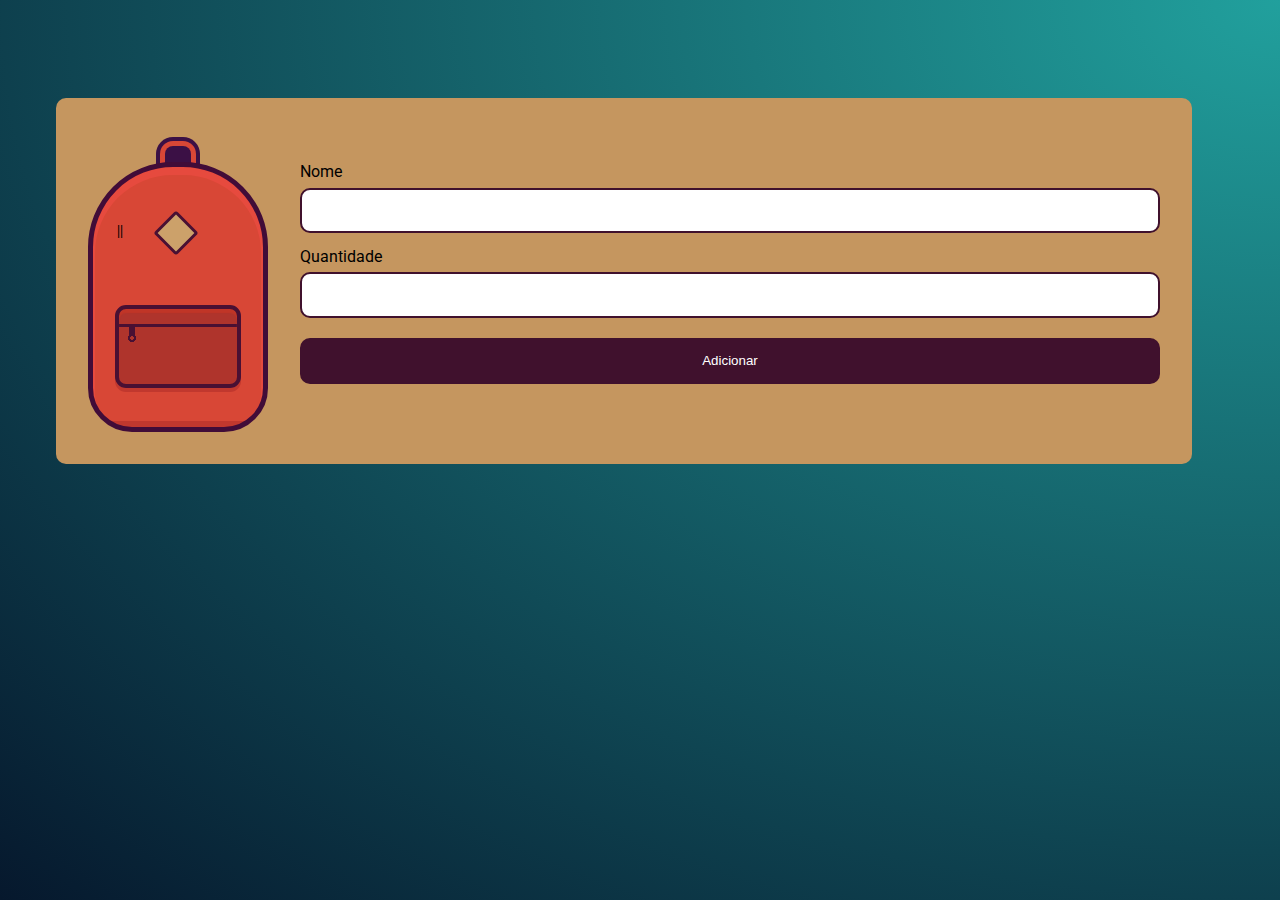
<file: mochila-de-viagem/index.html>
<!DOCTYPE html>
<html lang="pt-br">
<head>
    <meta charset="UTF-8">
    <meta http-equiv="X-UA-Compatible" content="IE=edge">
    <meta name="viewport" content="width=device-width, initial-scale=1.0">
    <title>Mochila de viagem</title>
    <link rel="stylesheet" href="css/style.css">

    <link rel="preconnect" href="https://fonts.googleapis.com">
    <link rel="preconnect" href="https://fonts.gstatic.com" crossorigin>
    <link href="https://fonts.googleapis.com/css2?family=Roboto&display=swap" rel="stylesheet"> 
</head>
<body>
    <main class="conteudo">
        <div class="principal">
            <div class="mochila"></div>
            <form action="" class="adicionar" id="novoItem">
                <label for="item">Nome</label>
                <input type="text" name="nome" id="nome">
                <label for="item">Quantidade</label>
                <input type="number" name="quantidade" id="quantidade">
                <input type="submit" value="Adicionar" class="cadastrar">
            </form>
        </div>
        
        <ul class="lista" id="lista">

        </ul>
    </main>
    <script src="js/main.js"></script>
</body>
</html>
</file>
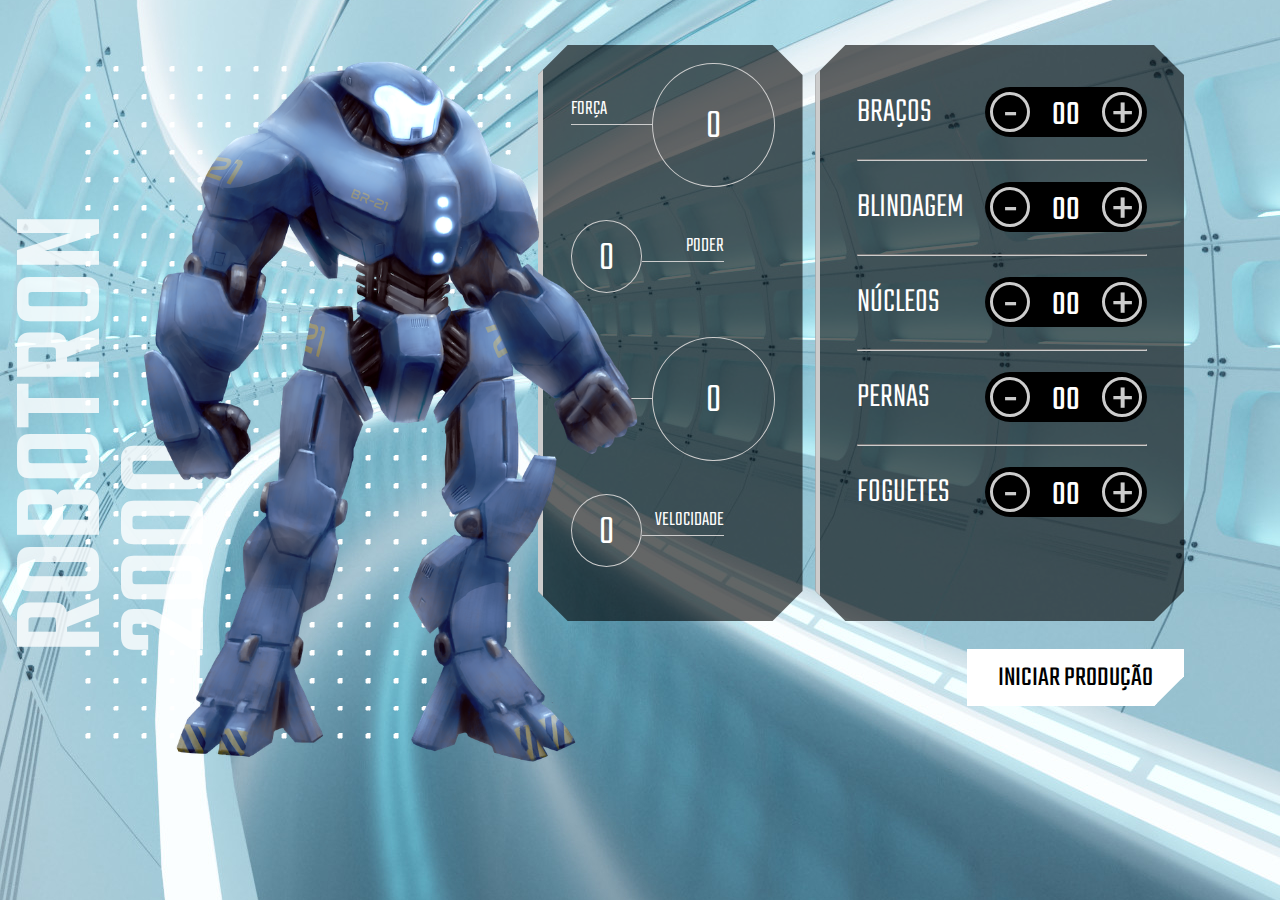
<file: Projeto-Robotrom/index.html>
<!DOCTYPE html>
<html lang="pt-br">
<head>
    <meta charset="UTF-8">
    <meta http-equiv="X-UA-Compatible" content="IE=edge">
    <meta name="viewport" content="width=device-width, initial-scale=1.0">
    <link rel="shortcut icon" type="image/jpg" href="img/favicon.ico"/>
    <title>Robotron 2000</title>

    <link rel="stylesheet" href="css/style.css">
    <link rel="preconnect" href="https://fonts.googleapis.com">
    <link rel="preconnect" href="https://fonts.gstatic.com" crossorigin>
    <link href="https://fonts.googleapis.com/css2?family=Teko:wght@300;500&display=swap" rel="stylesheet"> 
</head>
<body>
    <main>
        <section class="robotron">
            <img class="robo" src="img/robotron.png" alt="Robotron" id="robotrom">
            <figcaption class="titulo">ROBOTRON <br>2000</figcaption>
        </section>

        <section class="box estatisticas">
            <div class="estatistica">
                <p class="estatistica-titulo">Força</p>
                <div class="estatistica-valor">
                    <p class="estatistica-numero" data-estatistica="forca">0</p>
                </div>
            </div>
            <div class="estatistica">
                <p class="estatistica-titulo">Poder</p>
                <div class="estatistica-valor">
                    <p class="estatistica-numero" data-estatistica="poder">0</p>
                </div>
            </div>
            <div class="estatistica">
                <p class="estatistica-titulo">Energia</p>
                <div class="estatistica-valor">
                    <p class="estatistica-numero" data-estatistica="energia">0</p>
                </div>
            </div>
            <div class="estatistica">
                <p class="estatistica-titulo">Velocidade</p>
                <div class="estatistica-valor">
                    <p class="estatistica-numero" data-estatistica="velocidade">0</p>
                </div>
            </div>
        </section>

        <section class="equipamentos">
            <form action="" class="montador">
                <div class="box montador-conteudo">
                    <div class="peca">
                        <label for="" class="peca-titulo">Braços</label>
                        <div class="controle">
                            <buttom class="controle-ajuste" data-controle="-" data-peca="bracos">-</buttom>
                            <input type="text" class="controle-contador" value="00" data-contador>
                            <buttom class="controle-ajuste" data-controle="+" data-peca="bracos">+</buttom>
                        </div>
                    </div>
                    <hr class="linha">
                    <div class="peca">
                        <label for="" class="peca-titulo">Blindagem</label>
                        <div class="controle">
                            <buttom class="controle-ajuste" data-controle="-" data-peca="blindagem">-</buttom>
                            <input type="text" class="controle-contador" value="00" data-contador>
                            <buttom class="controle-ajuste" data-controle="+" data-peca="blindagem">+</buttom>
                        </div>
                    </div>
                    <hr class="linha">
                    <div class="peca">
                        <label for="" class="peca-titulo">Núcleos</label>
                        <div class="controle">
                            <buttom class="controle-ajuste" data-controle="-" data-peca="nucleos">-</buttom>
                            <input type="text" class="controle-contador" value="00" data-contador>
                            <buttom class="controle-ajuste" data-controle="+" data-peca="nucleos">+</buttom>
                        </div>
                    </div>
                    <hr class="linha">
                    <div class="peca">
                        <label for="" class="peca-titulo">Pernas</label>
                        <div class="controle">
                            <buttom class="controle-ajuste" data-controle="-" data-peca="pernas">-</buttom>
                            <input type="text" class="controle-contador" value="00" data-contador>
                            <buttom class="controle-ajuste" data-controle="+" data-peca="pernas">+</buttom>
                        </div>
                    </div>
                    <hr class="linha">
                    <div class="peca">
                        <label for="" class="peca-titulo">Foguetes</label>
                        <div class="controle">
                            <buttom class="controle-ajuste" data-controle="-" data-peca="foguetes">-</buttom>
                            <input type="text" class="controle-contador" value="00" data-contador>
                            <buttom class="controle-ajuste" data-controle="+" data-peca="foguetes">+</buttom>
                        </div>
                    </div>
                </div>
                <input type="submit" value="Iniciar produção" class="producao" id="producao">
            </form>
        </section>
    </main>

    <script src="game.js"></script>
</body>
</html>
</file>
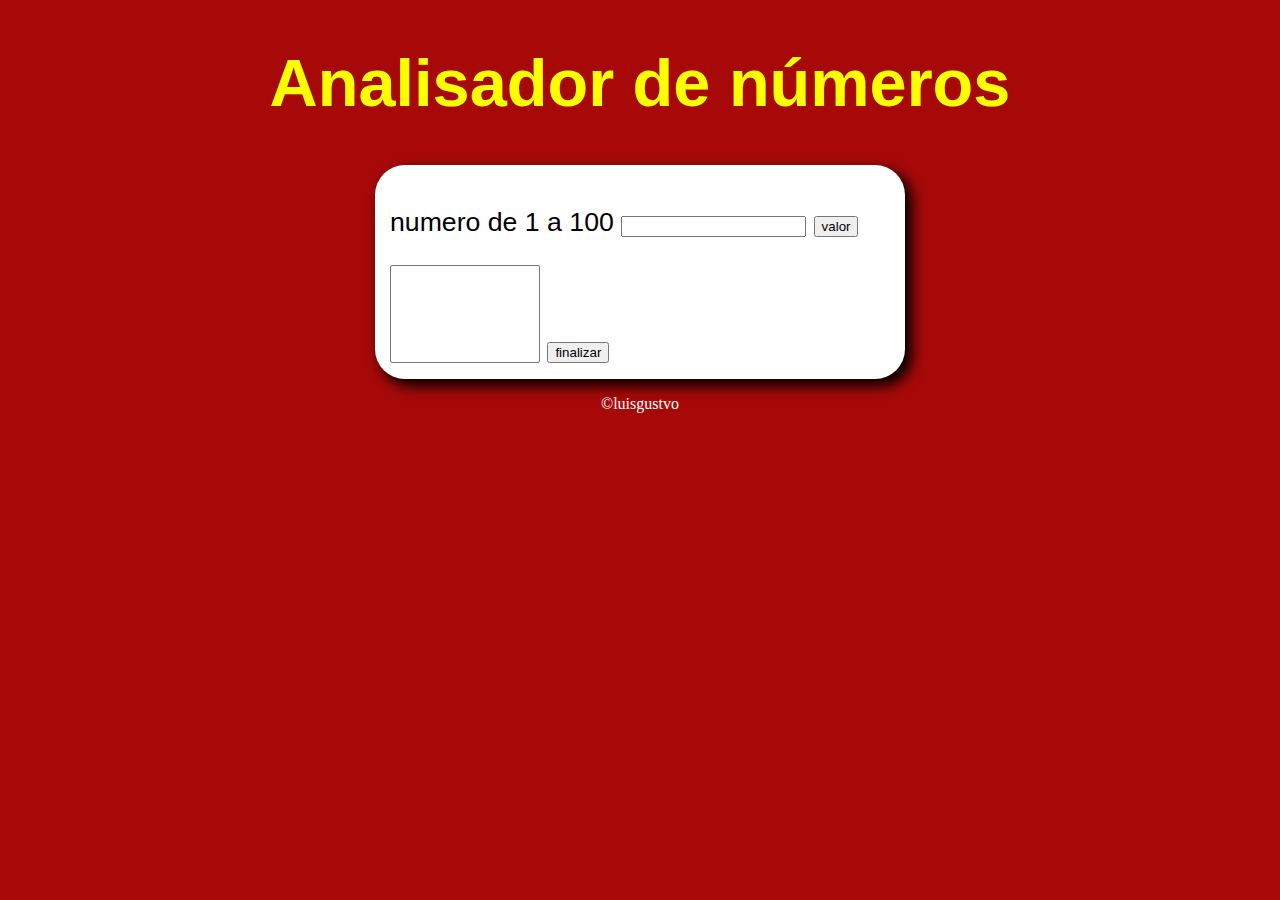
<file: projeto-analisador-de-numeros/ex001.html>
<!DOCTYPE html>
<html lang="pt-br">
<head>
    <meta charset="UTF-8">
    <meta http-equiv="X-UA-Compatible" content="IE=edge">
    <meta name="viewport" content="width=device-width, initial-scale=1.0">
    <title>Analisador de números</title>
    <link rel="stylesheet" href="estilo.css">
</head>
<body>
    <header>
 <h1>Analisador de números</h1>
    </header>
    <section>
<div>
<p> numero de 1 a 100 <input type="number" name="num" id="num">
    <input type="button" value="valor" onclick="adicionar()"></p>
    <select name="scrou" id="scrou" size="6"></select>
    <input type="button" value="finalizar" onclick="finalizar()">
</div>
<div id="res">

</div>
    </section>
    <footer>
        <p>&copy;luisgustvo</p>
    <script src="JAVASCRIPT.js"></script>
    </footer>
</body>
</html>
</file>
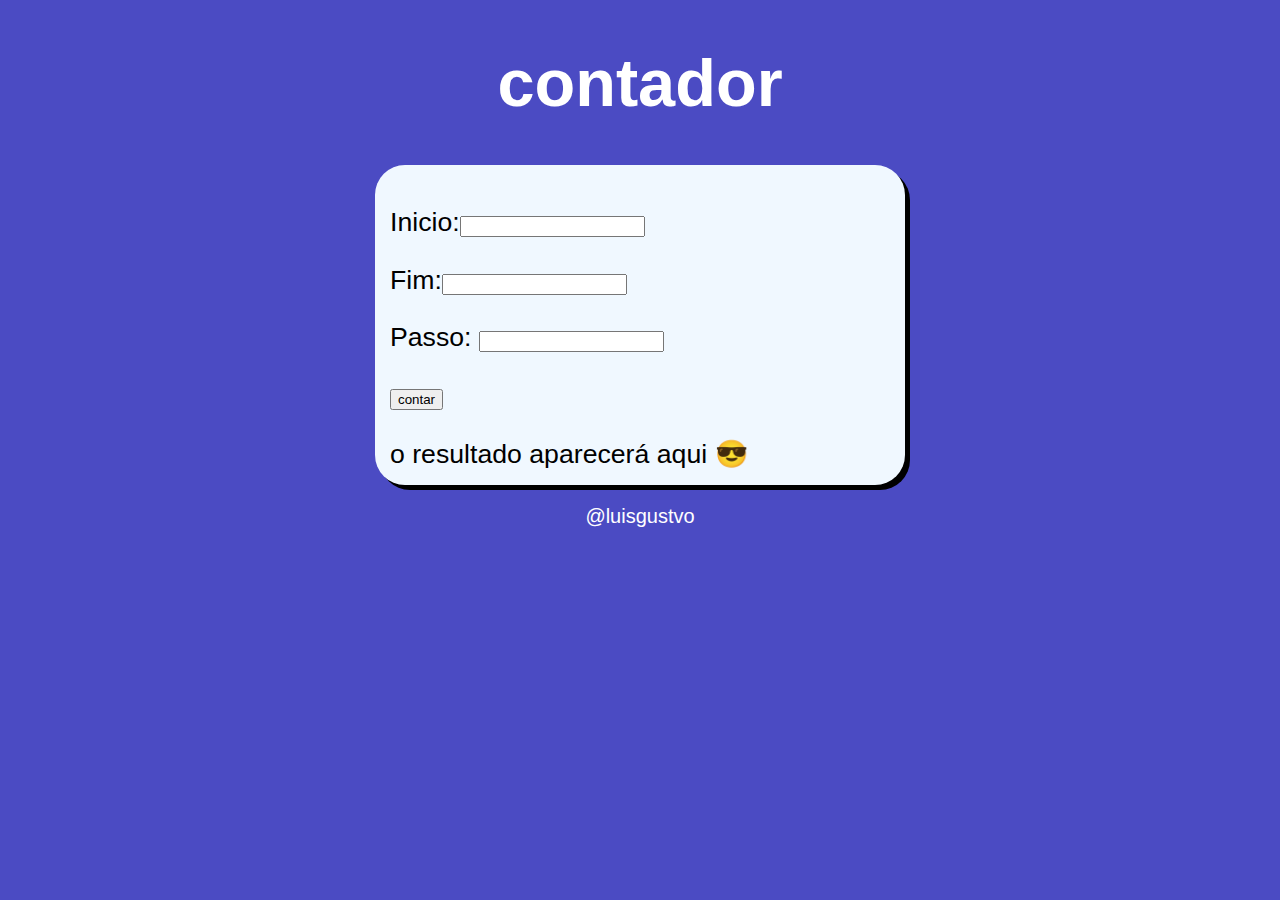
<file: projeto-contador/ex001.html>
<!DOCTYPE html>
<html lang="pt-br">
<head>
    <meta charset="UTF-8">
    <meta http-equiv="X-UA-Compatible" content="IE=edge">
    <meta name="viewport" content="width=device-width, initial-scale=1.0">
    <title>super contador</title>
    <link rel="stylesheet" href="sstyle.css">
</head>
<body>
    <header>
        <h1>contador</h1>
    </header>
    <section>
        <div> 
            <p>Inicio:<input type="number" name="ini" id="txt1"></p>
            <p>Fim:<input type="number" name="fim" id="txt2"></p>
            <p>Passo: <input type="number" name="passo" id="txt3"></p>
            <p><input type="button" value="contar" onclick="contar()"></p>
        </div>
        <div id="res">
            o resultado aparecerá aqui &#128526;
        </div>
    </section>
    <footer>
        <p>@luisgustvo</p>
        <script src="javascript.js"></script>
    </footer>
</body>
</html>
</file>
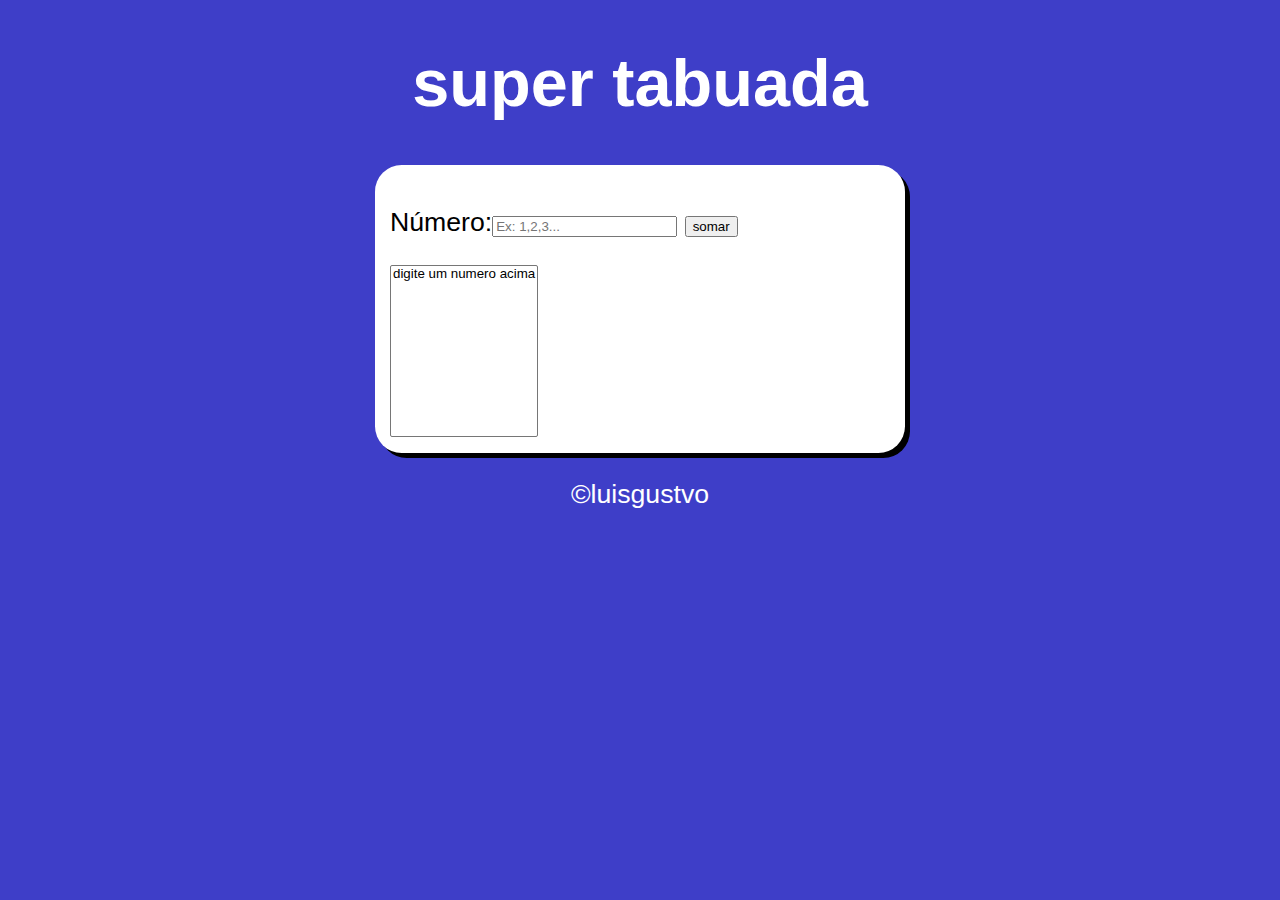
<file: projeto-tabuada/ex001.html>
<!DOCTYPE html>
<html lang="pt-br">
<head>
    <meta charset="UTF-8">
    <meta http-equiv="X-UA-Compatible" content="IE=edge">
    <meta name="viewport" content="width=device-width, initial-scale=1.0">
    <title>calculadora</title>
    <link rel="stylesheet" href="style.css">
</head>
<body>
    <header>
        <h1 id="titulo">super tabuada</h1>
    </header>
    <section>
        <div>
            <p>Número:<input type="number" id="num" name="numero" placeholder="Ex: 1,2,3...">
            <input type="button" value="somar" onclick="tabuada()"></p>
        </div>

        <div>
            <select name="tabuada" id="tabu" size="10">
                <option>digite um numero acima</option>
            </select>
        </div>
    </section>
    <footer>
        <p>&copy;luisgustvo</p>
    </footer>
    <script src="javascript.js"></script>
</body>
</html>
</file>
<file: mochila-de-viagem/css/style.css>
html {
    background: radial-gradient(farthest-corner at right top,#21A09D, #06182D);
    height: 100%;
    font-family: 'Roboto', cursive;
}

.conteudo {
    padding: 10vh 3em 0;
    display: flex;
    align-items: flex-start;
    gap: 2em;
}

.principal {
    flex-grow: 1;
    flex-basis: auto;
    min-width: 600px;
    padding: 4em 2em 2em;
    box-sizing: border-box;
    display: flex;
    background: #C5965F;
    border-radius: 10px;
    gap: 2em;
}
  
.mochila {
    min-width: 170px;
    max-width: 170px;
    height: 180px;
    padding-top: 80px;
    background-color: #d84736;
    box-shadow: inset 0 6px 0 2px #e64a3e, 0 -93px 0 -77px #3b1045, 0 -93px 0 -72px #d84736, 0 -93px 0 -68px #3b1045;
    background-image: linear-gradient(to right, transparent 5px, transparent 20px, transparent 1px, transparent 25px, transparent 5px, transparent 20px, transparent 20px, transparent 86px, #c1382e 45px, #c1382e 230px, transparent 25px, transparent 172px );
    background-position: center 254px;
    background-size: 305px 6px;
    background-repeat: repeat-x; 
    border: 5px solid #410c38;
    border-radius: 85px 85px 44px 44px;
    display: inline-block;
    vertical-align: top;
    flex-basis: auto;
    flex-grow: 1;
}
  
.mochila:before, .mochila:after {
    display: block;
    content: '';
    position: absolute;
  }
  
.mochila:before {
    height: 75px;
    width: 118px;
    background-image: radial-gradient(circle closest-corner at 13px 29px , #af342c, #af342c 2px, transparent 2px, transparent), radial-gradient(circle closest-corner at 13px 29px , #491033, #491033 4px, transparent 4px, transparent), linear-gradient(to bottom, transparent 10px, transparent 15px, #491033 5px, #491033 18px, transparent 18px, transparent 100px), linear-gradient(to right, #af342c 10px, #af342c 10px, transparent 10px, transparent 16px, #af342c 9px, #af342c 50px), linear-gradient(to bottom, #af342c 8px, #af342c 16px, #491033 8px, #491033 30px, #af342c 20px, #af342c 72px, #af342c 10px, #af342c 57px, #af342c 5%);
    margin-left: 22px;
    margin-top: 58px;
    border: 4px solid #491033;
    border-radius: 11px;
    box-shadow: 0 4px 0 0 #c1382e, inset 0px 4px 1px 0 #c03527;
    content: '||';
    color: transparent;
    font-family: Comic Sans MS;
    font-weight: bold;
    z-index: 1;
    text-shadow: rgb(0, 0, 0) -2px -86px 0px;
    font-size: 14px;
}
  
.mochila:after {
    margin-left: 67px;
    margin-top: -30px;
    background: #cca16a;
    width:26px;
    height:26px;
    border: 3px solid #491033;
    border-radius: 3px;
    transform: rotate(45deg);
}

.adicionar {
    width: 100%;
}

.adicionar input {
    width: 100%;
    box-sizing: border-box;
    margin: 0.5em 0 1em;
    padding: 1em 0.5em;
    border-radius: 10px;
    border: 2px solid #40112D;
}

.adicionar label {
    display: block;
}

.cadastrar {
    background-color: #40112D;
    color: #FFFFFF;
    cursor: pointer;
}

.lista {
    margin: 0;
    padding: 0;
}

.item {
    list-style: none;
    padding: 0.6em 2em;
    background: #FFFFFF;
    border-radius: 10px;
    margin: 0 0 1em;
    width: 100%;
    box-sizing: border-box;
    display: inline-flex;
    align-items: center;
    gap: 1em;
    font-size: 20px;
}

.item strong {
    border-radius: 50%;
    display: flex;
    align-items: center;
    justify-content: center;
    width: 40px;
    height: 40px;
    Background: #C5965F;
    font-weight: 400;
}
</file>
<file: Projeto-Robotrom/css/style.css>
:root {
    --main-cinza: #CCCCCC;
    --main-branco: #FFFFFF;
    --main-preto: #000000;
}

* {
    box-sizing: border-box;
}

body {
    background: url(../img/fundo.jpg);
    background-position: center center;
    background-size: cover cover;
    padding: 0;
    margin: 0;
    font-weight: 300;
}

body, input {
    font-family: 'Teko', sans-serif;
}

main {
    width: 80vw;
    height: 80vh;
    margin: 10vh 8vw 10vh 12vw;
    display: flex;
    gap: 1vw;
}

.robotron {
    background: url(../img/estrutura.png) no-repeat;
    background-position: center center;
    margin: 0;
    flex-basis: 40%;
    position: relative;
}

.robo {
    height: 110%;
    z-index: 1;
    position: absolute;
    left: -20%;
    top: -5%;
}

.titulo {
    transform: rotate(180deg);
    font-weight: 500;
    font-size: 130px;
    position: absolute;
    bottom: 7rem;
    left: -3rem;
    line-height: 0.8;
    writing-mode: vertical-rl;
    text-orientation: mixed;
    color: rgba(255,255,255,0.8)
}

.box {
    background: rgba(0,0,0,0.6);
    clip-path: polygon(calc(100% - 30px) 0, 100% 30px, 100% calc(100% - 30px), calc(100% - 30px) 100%, 30px 100%, 0 calc(100% - 30px), 0 30px, 30px 0);
    border-left: 5px solid var(--main-cinza);
    height: 80%;
}

/****************************** Equipamentos *****/

.equipamentos {
    flex-basis: 32%;
}

.montador {
    height: 100%;;
}

.montador-conteudo {
    padding: 2em 10%;
}

.peca {
    padding: 1em 0;
}

.peca-titulo {
    color: var(--main-branco);
    text-transform: uppercase;
    font-size: 2.5em;
}

.controle {
    background: var(--main-preto);
    border-radius: 25px;
    float: right;
    display: inline-flex;
    padding: 5px;
    align-items: center;
    align-self: flex-end;
}

.controle-contador {
    width: 40px;
    height: 35px;
    background: none;
    border: 0;
    margin: 0 1rem;
    color: var(--main-branco);
    text-align: center;
    font-size: 2.5em;
    display: inline-flex;
    align-items: center;
    padding-top: 8px;
}

.controle-ajuste {
    display: inline-block;
    width: 40px;
    height: 40px;
    line-height: 44px;
    border-radius: 50%;
    color: var(--main-cinza);
    font-size: 4em;
    background: var(--main-preto);
    text-align: center;
    border: 3px solid var(--main-cinza);
    cursor: pointer;
}

.linha {
    border-color: var(--main-cinza);
}

.producao {
    margin-top: 1em;
    font-size: 2em;
    text-transform: uppercase;
    padding: 0.2em 1em;
    float: right;
    border: 3px solid var(--main-branco);
    background: var(--main-branco);
    clip-path: polygon(100% 0, 100% calc(100% - 30px), calc(100% - 30px) 100%, 0 100%, 0 0);
    cursor: pointer;
}

.producao:hover {
    background: var(--main-preto);
    color: var(--main-branco)
}



/****************************** Estatísticas *****/
.estatisticas {
    flex-basis: 23%;
    padding: 2em 2em 0;
}

.estatistica {
    color: var(--main-branco);
    display: flex;
    align-items: flex-start;
    height: 25%;
}

.estatistica-titulo {
    font-size: 1.5em;
    border-bottom: 1px solid var(--main-cinza);
    flex-basis: 40%;
    text-transform: uppercase;
    order: 1
}

.estatistica-valor {
    flex-basis: 60%;
    position: relative;
    margin: 10px 0 0;
    order: 2;
    margin: -10px 0 0;
}

.estatistica-valor::after {
    content: "";
    display: block;
    padding-bottom: 100%;
    border: 1px solid var(--main-cinza);
    border-radius: 50%;
}

.estatistica-numero {
    position: absolute;
    top: 50%;
    transform: translateY(-46%);
    width: 100%;
    line-height: 100%;
    text-align: center;
    font-size: 3em;
    margin: 0;
}

.estatistica:nth-child(2n) .estatistica-titulo {
    order: 2;
    text-align: right;
}

.estatistica:nth-child(2n) .estatistica-valor {
    order: 1;
    flex-basis: 35%;
    margin: 10px 0 0;
}

@media screen and (max-width: 1600px) {
    body { 
        font-size: 14px;
    }
    main {
        width: 90vw;
        height: 80vh;
        margin: 5vh auto;
    }
}

@media screen and (max-width: 1200px) {
    body { 
        font-size: 13px;
    }

    main {
        width: 96vw;
        height: 80vh;
        margin: 10vh auto;
    }
}
</file>
<file: projeto-analisador-de-numeros/estilo.css>
body{
background: rgb(167, 9, 9);
color:white;
}
header{
color:yellow;
font: normal 25pt Arial;
text-align: center;
}
section{
background-color: white;
font:normal 20pt Arial;
color:black;
width: 500px;
padding: 15px;
border-radius: 30px;
margin: auto;
box-shadow: 5pt 5pt 10pt;
}
footer{
text-align:center;
font:italic;
}
select#scrou{
    width: 150px
}
</file>
<file: projeto-contador/sstyle.css>
body{
    background: rgb(75, 75, 195);
    color: white;
    font: normal 25pt Arial;
}
header{
    color: white;
    text-align: center;
}
section{
    background-color: aliceblue;
    color: black;
    font: normal 20pt Arial;
    border-radius: 30px;
    padding: 15px;
    width: 500px;
    margin: auto;
    box-shadow: 5px 5px;

}
footer{
    text-align: center;
    font: normal 15pt Arial;
}
</file>
<file: projeto-tabuada/style.css>
body{
    background: rgb(62, 62, 200);
    font: normal 20pt Arial;
    color: white; 
}
header{
    color: white;
    text-align: center;
    font-size: 25pt;
}
section{
    overflow:hidden; 
    background-color: white;
    color: black;
    border-radius: 20pt;
    padding: 15px;
    width: 500px;
    margin: auto;
    box-shadow: 5px 5px
}
section p span#numero{
    margin: 30px 10px 0 0;
    font-size: 30px;
}
section input#escreva{
    border: 2px solid black;
    padding: 2px;
}
section input#botao{
    background: white;
    color: black;
    font-size: 16px;
}
footer{
    text-align: center;
    font:italic 
}
</file>
